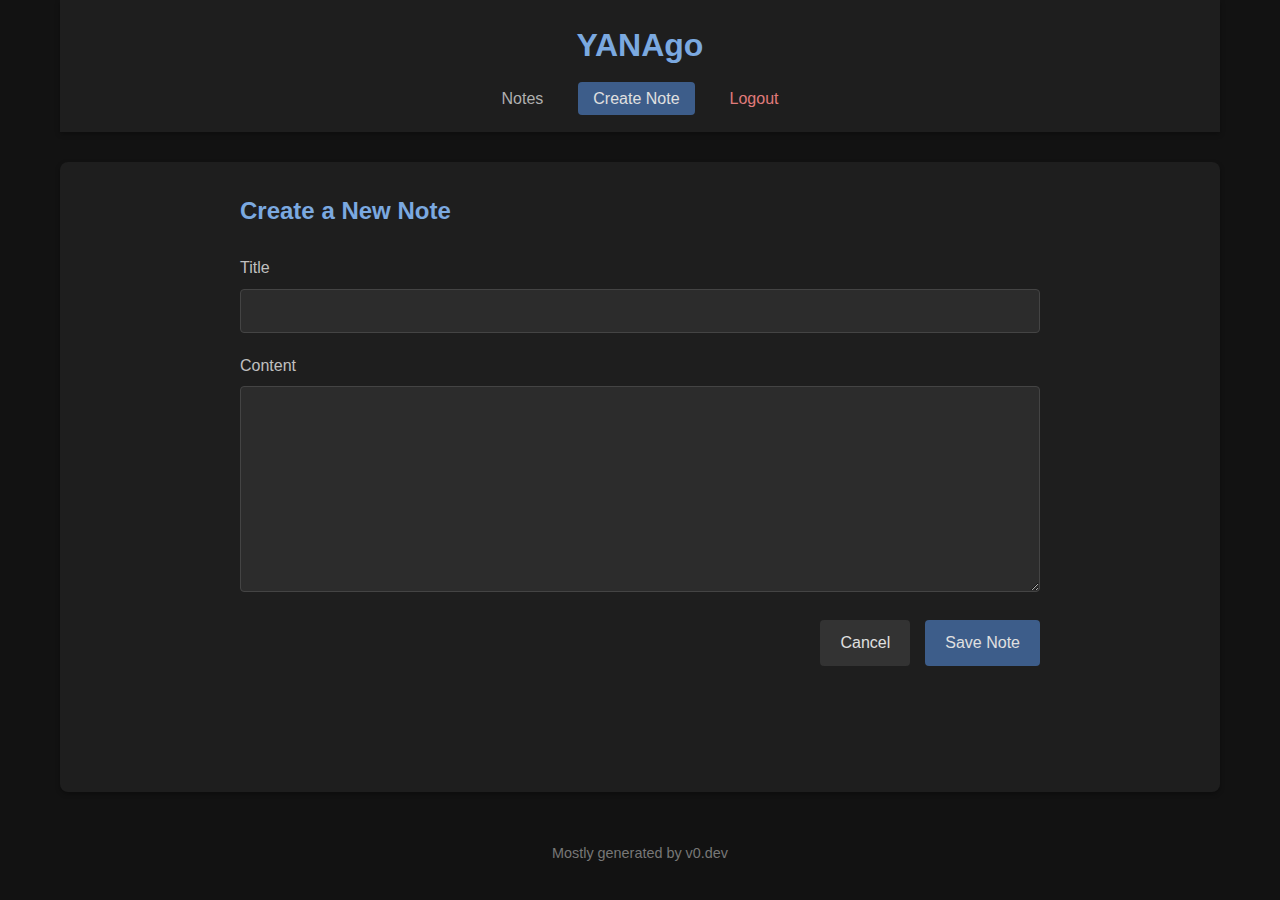
<file: static/create-note.html>
<!DOCTYPE html>
<html lang="en">
<head>
    <meta charset="UTF-8">
    <meta name="viewport" content="width=device-width, initial-scale=1.0">
    <title>YANAgo - Create Note</title>
    <link rel="stylesheet" href="styles.css">
</head>
<body>
    <div class="container">
        <header>
            <h1>YANAgo</h1>
            <nav>
                <ul>
                    <li><a href="/index">Notes</a></li>
                    <li><a href="create-note" class="active">Create Note</a></li>
                    <li><a href="logout" class="logout-link">Logout</a></li>
                </ul>
            </nav>
        </header>
        
        <main>
            <div class="create-note">
                <h2>Create a New Note</h2>
                <form action="create-note" method="post" class="note-form">
                    <div class="form-group">
                        <label for="title">Title</label>
                        <input type="text" id="title" name="title" required>
                    </div>
                    
                    <div class="form-group">
                        <label for="content">Content</label>
                        <textarea id="content" name="content" rows="10" required></textarea>
                    </div>
                    
                    <div class="form-actions">
                        <a href="index" class="btn btn-secondary">Cancel</a>
                        <button type="submit" class="btn">Save Note</button>
                    </div>
                </form>
            </div>
        </main>
        
        <footer>
            <p>Mostly generated by v0.dev</p>
        </footer>
    </div>
</body>
</html>
</file>
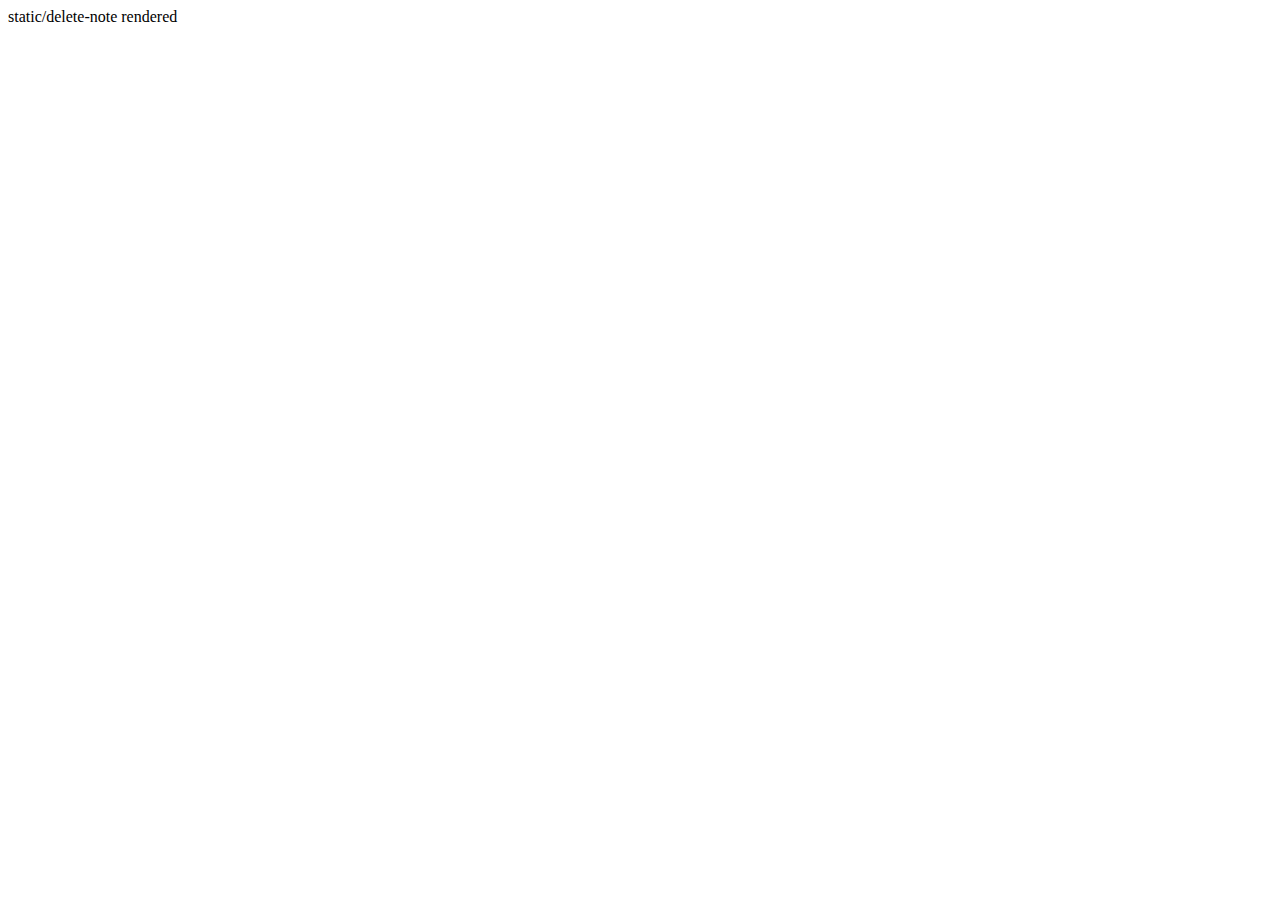
<file: static/delete-note.html>
<!DOCTYPE html>
<html lang="en">
<head>
    <meta charset="UTF-8">
    <meta name="viewport" content="width=device-width, initial-scale=1.0">
    <title>Delete Note</title>
</head>
<body>
    static/delete-note rendered
</body>
</html>
</file>
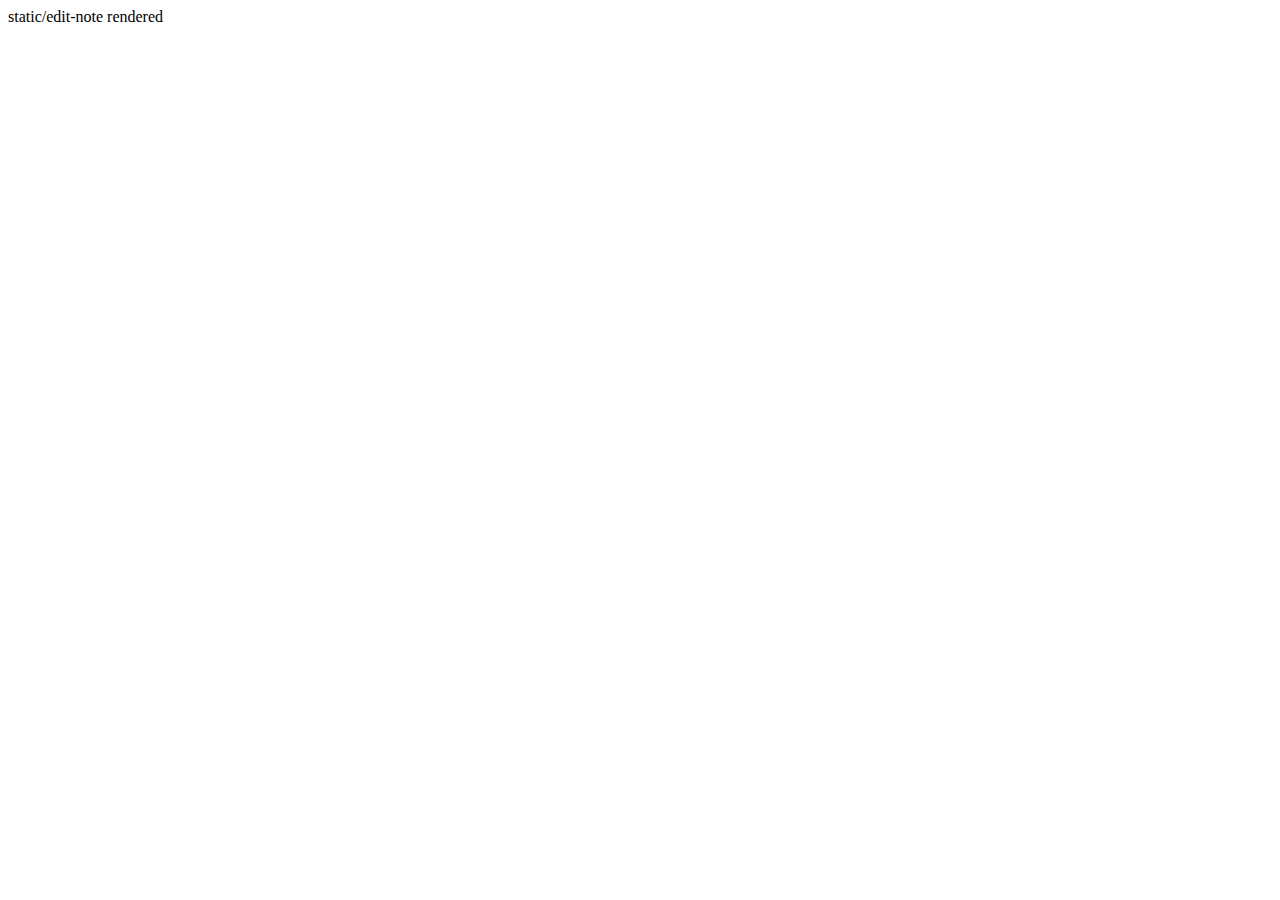
<file: static/edit-note.html>
<!DOCTYPE html>
<html lang="en">
<head>
    <meta charset="UTF-8">
    <meta name="viewport" content="width=device-width, initial-scale=1.0">
    <title>Edit Note</title>
</head>
<body>
    static/edit-note rendered
</body>
</html>
</file>
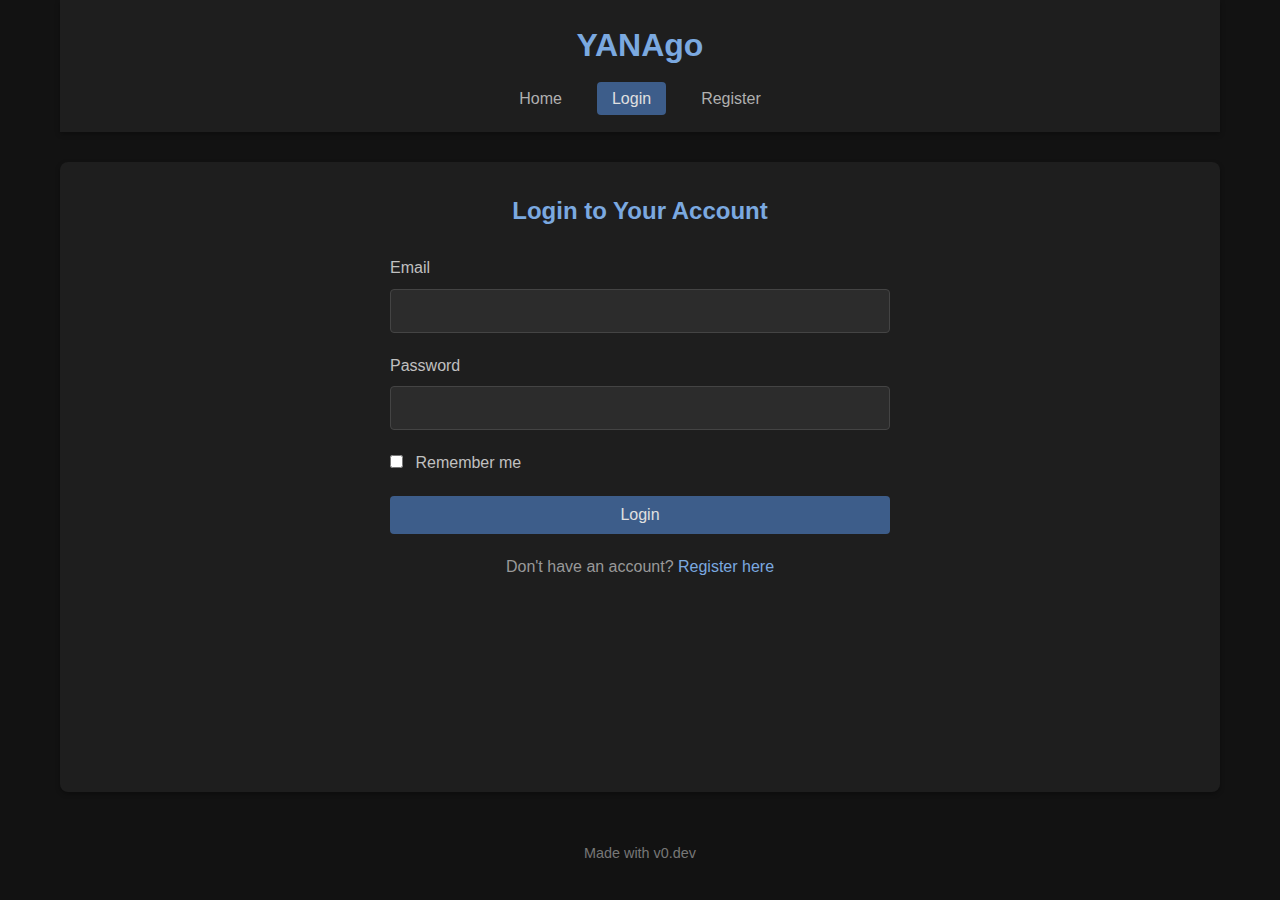
<file: static/login.html>
<!-- https://github.com/flosch/pongo2 is used for templating-->
<!DOCTYPE html>
<html lang="en">
<head>
    <meta charset="UTF-8">
    <meta name="viewport" content="width=device-width, initial-scale=1.0">
    <title>YANAgo - Login</title>
    <link rel="stylesheet" href="styles.css">
</head>
<body>
    <div class="container">
        <header>
            <h1>YANAgo</h1>
            <nav>
                <ul>
                    <li><a href="welcome">Home</a></li>
                    <li><a href="login" class="active">Login</a></li>
                    <li><a href="register">Register</a></li>
                </ul>
            </nav>
        </header>
        
        <main>
            <div class="auth-container">
                <h2>Login to Your Account</h2>
                <form action="/login" method="post" class="auth-form">
                    <div class="form-group">
                        <label for="email">Email</label>
                        <input type="email" id="email" name="email" required>
                    </div>
                    
                    <div class="form-group">
                        <label for="password">Password</label>
                        <input type="password" id="password" name="password" required>
                    </div>
                    
                    <div class="form-group">
                        <input type="checkbox" id="remember" name="remember">
                        <label for="remember" class="checkbox-label">Remember me</label>
                    </div>
                    
                    <button type="submit" class="btn btn-full">Login</button>
                </form>
                
                <p class="auth-footer">
                    Don't have an account? <a href="register">Register here</a>
                </p>
            </div>
        </main>
        
        <footer>
            <p>Made with v0.dev</p>
        </footer>
    </div>
</body>
</html>
</file>
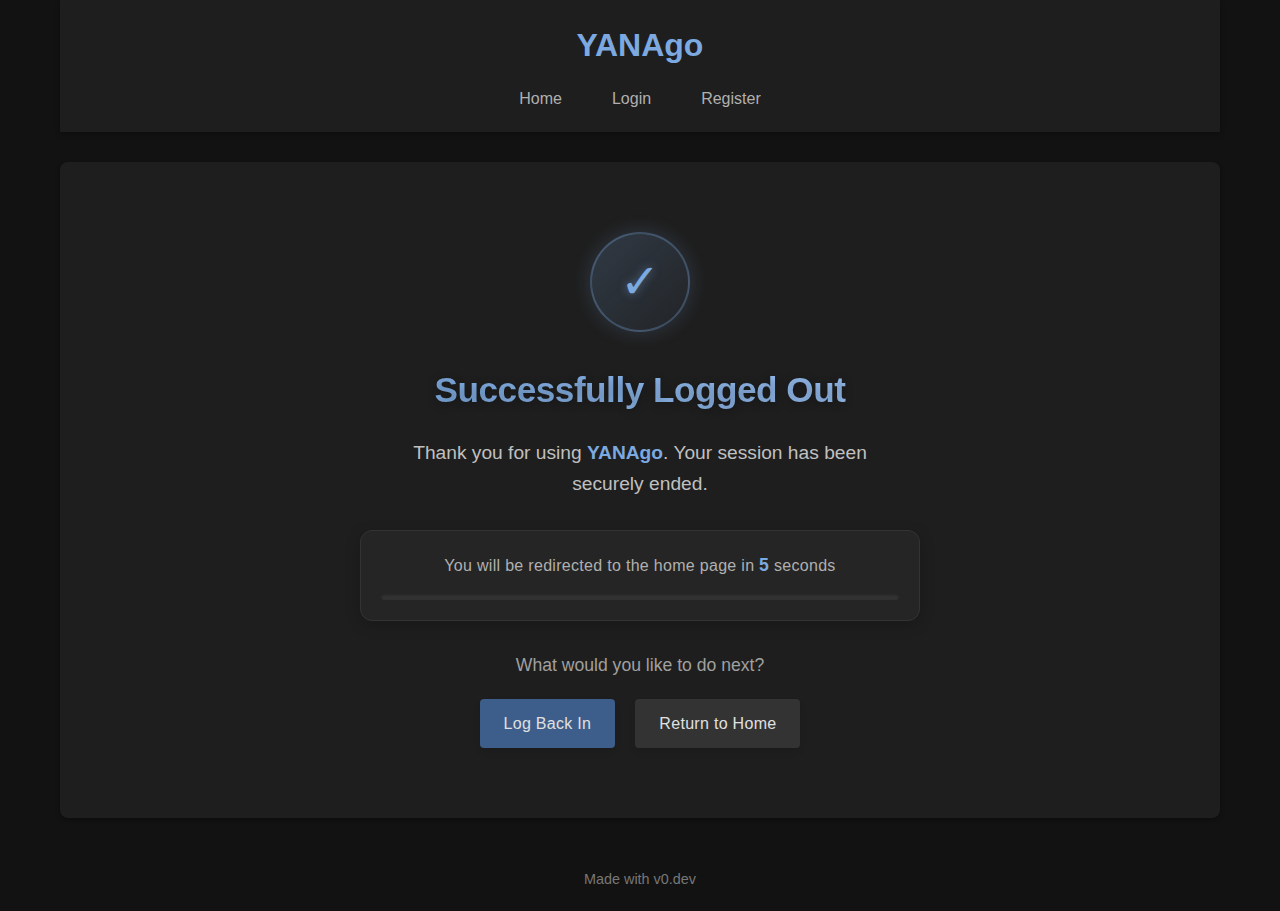
<file: static/logout.html>
<!DOCTYPE html>
<html lang="en">
<head>
    <meta charset="UTF-8">
    <meta name="viewport" content="width=device-width, initial-scale=1.0">
    <title>NoteTaker - Logged Out</title>
    <link rel="stylesheet" href="styles.css">
    <!-- Auto-redirect to welcome page after 5 seconds -->
    <meta http-equiv="refresh" content="5;url=welcome">
</head>
<body>
    <div class="container">
        <header>
            <h1>YANAgo</h1>
            <nav>
                <ul>
                    <li><a href="welcome">Home</a></li>
                    <li><a href="login">Login</a></li>
                    <li><a href="register">Register</a></li>
                </ul>
            </nav>
        </header>
        
        <main>
            <div class="logout-container">
                <div class="logout-icon">✓</div>
                <h2 class="logout-title">Successfully Logged Out</h2>
                <p class="logout-message">Thank you for using <span class="app-name">YANAgo</span>. Your session has been securely ended.</p>
                
                <div class="redirect-message">
                    <p>You will be redirected to the home page in <span class="countdown">5</span> seconds</p>
                    <div class="progress-bar">
                        <div class="progress-fill"></div>
                    </div>
                </div>
                
                <p class="return-options">What would you like to do next?</p>
                
                <div class="logout-actions">
                    <a href="login" class="btn">Log Back In</a>
                    <a href="welcome" class="btn btn-secondary">Return to Home</a>
                </div>
            </div>
        </main>
        
        <footer>
            <p>Made with v0.dev</p>
        </footer>
    </div>
</body>
</html>
</file>
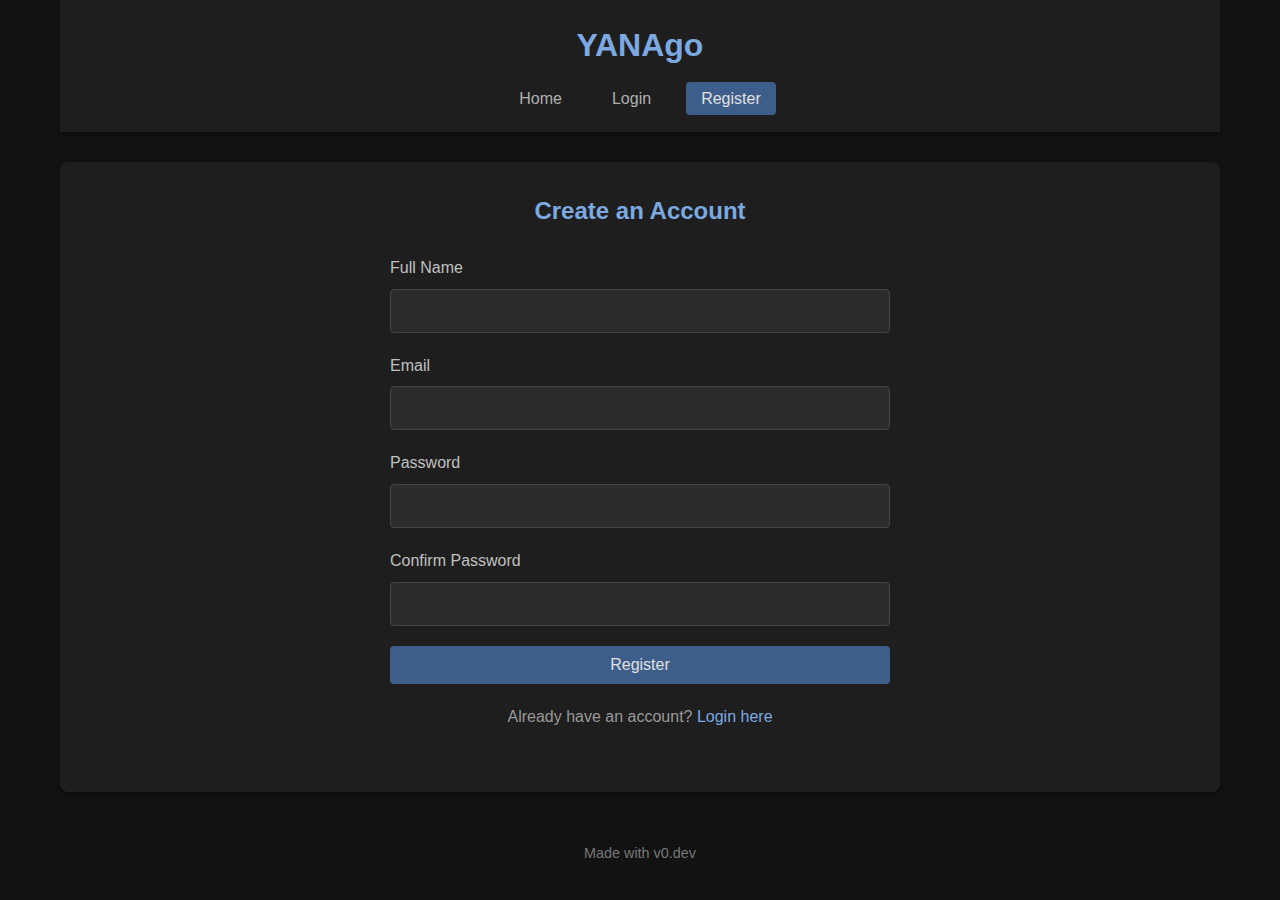
<file: static/register.html>
<!DOCTYPE html>
<html lang="en">
<head>
    <meta charset="UTF-8">
    <meta name="viewport" content="width=device-width, initial-scale=1.0">
    <title>YANAgo - Register</title>
    <link rel="stylesheet" href="styles.css">
</head>
<body>
    <div class="container">
        <header>
            <h1>YANAgo</h1>
            <nav>
                <ul>
                    <li><a href="welcome">Home</a></li>
                    <li><a href="login">Login</a></li>
                    <li><a href="register" class="active">Register</a></li>
                </ul>
            </nav>
        </header>
        
        <main>
            <div class="auth-container">
                <h2>Create an Account</h2>
                <form action="register" method="post" class="auth-form">
                    <div class="form-group">
                        <label for="name">Full Name</label>
                        <input type="text" id="name" name="name" required>
                    </div>
                    
                    <div class="form-group">
                        <label for="email">Email</label>
                        <input type="email" id="email" name="email" required>
                    </div>
                    
                    <div class="form-group">
                        <label for="password">Password</label>
                        <input type="password" id="password" name="password" required>
                    </div>
                    
                    <div class="form-group">
                        <label for="confirm-password">Confirm Password</label>
                        <input type="password" id="confirm-password" name="confirm-password" required>
                    </div>
                    
                    <button type="submit" class="btn btn-full">Register</button>
                </form>
                
                <p class="auth-footer">
                    Already have an account? <a href="login.html">Login here</a>
                </p>
            </div>
        </main>
        
        <footer>
            <p>Made with v0.dev</p>
        </footer>
    </div>
</body>
</html>
</file>
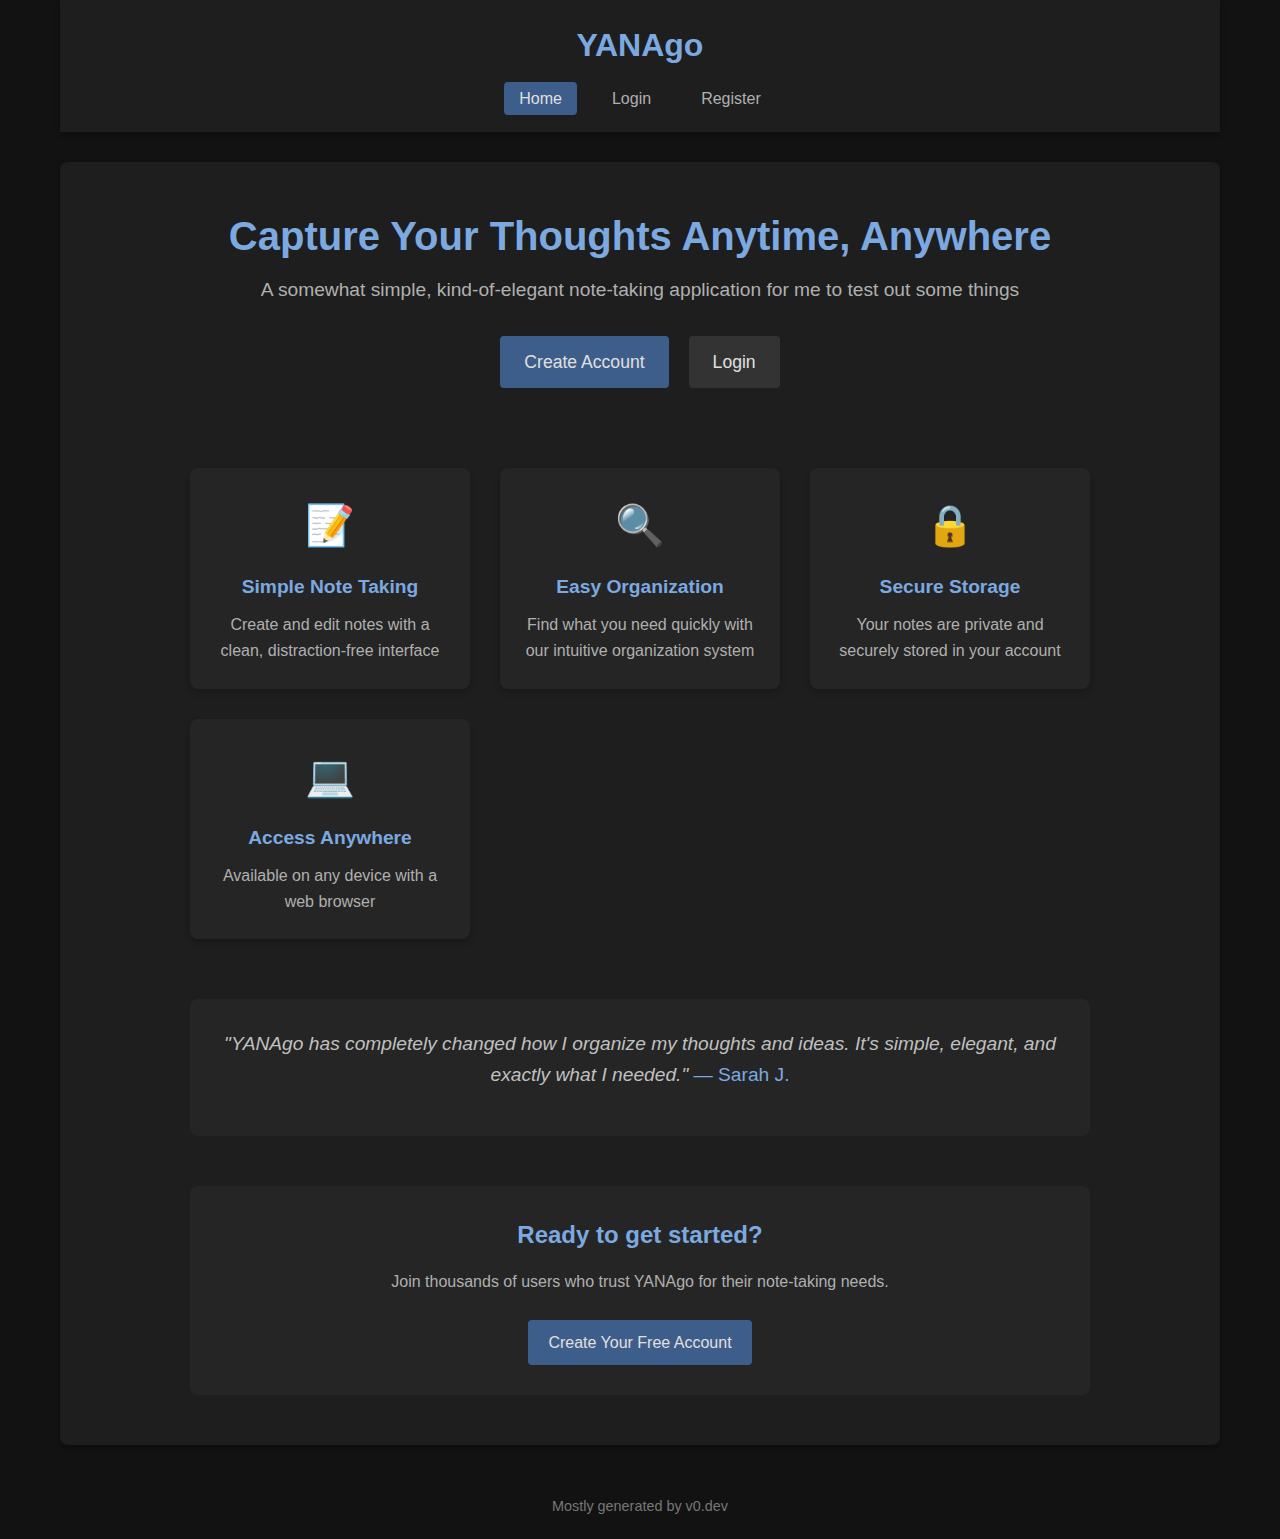
<file: static/welcome.html>
<!DOCTYPE html>
<html lang="en">
<head>
    <meta charset="UTF-8">
    <meta name="viewport" content="width=device-width, initial-scale=1.0">
    <title>Welcome to YANAgo</title>
    <link rel="stylesheet" href="styles.css">
</head>
<body>
    <div class="container">
        <header>
            <h1>YANAgo</h1>
            <nav>
                <ul>
                    <li><a href="welcome" class="active">Home</a></li>
                    <li><a href="login">Login</a></li>
                    <li><a href="register">Register</a></li>
                </ul>
            </nav>
        </header>
        
        <main>
            <div class="welcome-container">
                <div class="welcome-hero">
                    <h2>Capture Your Thoughts Anytime, Anywhere</h2>
                    <p class="welcome-subtitle">A somewhat simple, kind-of-elegant note-taking application for me to test out some things</p>
                    
                    <div class="welcome-actions">
                        <a href="register" class="btn btn-large">Create Account</a>
                        <a href="login" class="btn btn-large btn-secondary">Login</a>
                    </div>
                </div>
                
                <div class="features-grid">
                    <div class="feature-card">
                        <div class="feature-icon">📝</div>
                        <h3>Simple Note Taking</h3>
                        <p>Create and edit notes with a clean, distraction-free interface</p>
                    </div>
                    
                    <div class="feature-card">
                        <div class="feature-icon">🔍</div>
                        <h3>Easy Organization</h3>
                        <p>Find what you need quickly with our intuitive organization system</p>
                    </div>
                    
                    <div class="feature-card">
                        <div class="feature-icon">🔒</div>
                        <h3>Secure Storage</h3>
                        <p>Your notes are private and securely stored in your account</p>
                    </div>
                    
                    <div class="feature-card">
                        <div class="feature-icon">💻</div>
                        <h3>Access Anywhere</h3>
                        <p>Available on any device with a web browser</p>
                    </div>
                </div>
                
                <div class="testimonial-section">
                    <blockquote>
                        "YANAgo has completely changed how I organize my thoughts and ideas. It's simple, elegant, and exactly what I needed."
                        <cite>— Sarah J.</cite>
                    </blockquote>
                </div>
                
                <div class="cta-container">
                    <h3>Ready to get started?</h3>
                    <p>Join thousands of users who trust YANAgo for their note-taking needs.</p>
                    <a href="register" class="btn">Create Your Free Account</a>
                </div>
            </div>
        </main>
        
        <footer>
            <p>Mostly generated by v0.dev</p>
        </footer>
    </div>
</body>
</html>
</file>
<file: static/styles.css>
/* Base Styles - Dark Mode */
* {
    margin: 0;
    padding: 0;
    box-sizing: border-box;
}

body {
    font-family: 'Segoe UI', Tahoma, Geneva, Verdana, sans-serif;
    line-height: 1.6;
    color: #e0e0e0;
    background-color: #121212;
}

.container {
    max-width: 1200px;
    margin: 0 auto;
    padding: 0 20px;
}

a {
    text-decoration: none;
    color: #7ba9e0;
}

a:hover {
    text-decoration: underline;
    color: #9cc3f5;
}

/* Header Styles */
header {
    background-color: #1e1e1e;
    box-shadow: 0 2px 5px rgba(0, 0, 0, 0.3);
    padding: 20px 0;
    margin-bottom: 30px;
}

header h1 {
    color: #7ba9e0;
    margin-bottom: 15px;
    text-align: center;
}

nav ul {
    display: flex;
    justify-content: center;
    list-style: none;
    gap: 20px;
}

nav a {
    padding: 8px 15px;
    border-radius: 4px;
    color: #b0b0b0;
    font-weight: 500;
}

nav a:hover {
    background-color: #2c2c2c;
    text-decoration: none;
}

nav a.active {
    background-color: #3d5d8a;
    color: #e0e0e0;
}

/* Logout link styling */
.logout-link {
    color: #e07b7b; /* Reddish color to distinguish it */
}

.logout-link:hover {
    background-color: rgba(224, 123, 123, 0.1);
    color: #f09e9e;
}

/* Main Content Styles */
main {
    background-color: #1e1e1e;
    border-radius: 8px;
    box-shadow: 0 2px 5px rgba(0, 0, 0, 0.3);
    padding: 30px;
    margin-bottom: 30px;
    min-height: 70vh;
}

/* Notes List Page */
.notes-header {
    display: flex;
    justify-content: space-between;
    align-items: center;
    margin-bottom: 25px;
}

.notes-grid {
    display: grid;
    grid-template-columns: repeat(auto-fill, minmax(280px, 1fr));
    gap: 20px;
}

.note-card {
    border: 1px solid #333;
    border-radius: 8px;
    padding: 20px;
    background-color: #252525;
    box-shadow: 0 2px 4px rgba(0, 0, 0, 0.2);
    transition: transform 0.2s, box-shadow 0.2s;
}

.note-card:hover {
    transform: translateY(-5px);
    box-shadow: 0 5px 15px rgba(0, 0, 0, 0.4);
}

.note-card h3 {
    color: #7ba9e0;
    margin-bottom: 10px;
    font-size: 1.2rem;
}

.note-card p {
    color: #b0b0b0;
    margin-bottom: 15px;
    line-height: 1.5;
}

.note-footer {
    display: flex;
    justify-content: space-between;
    color: #777;
    font-size: 0.85rem;
    border-top: 1px solid #333;
    padding-top: 10px;
}

/* Create Note Page */
.create-note {
    max-width: 800px;
    margin: 0 auto;
}

.create-note h2 {
    margin-bottom: 25px;
    color: #7ba9e0;
}

.note-form .form-group {
    margin-bottom: 20px;
}

.note-form label {
    display: block;
    margin-bottom: 8px;
    font-weight: 500;
    color: #c0c0c0;
}

.note-form input,
.note-form textarea {
    width: 100%;
    padding: 12px;
    border: 1px solid #444;
    border-radius: 4px;
    font-family: inherit;
    font-size: 1rem;
    background-color: #2c2c2c;
    color: #e0e0e0;
}

.note-form textarea {
    resize: vertical;
}

.form-actions {
    display: flex;
    justify-content: flex-end;
    gap: 15px;
    margin-top: 20px;
}

/* Auth Pages (Login/Register) */
.auth-container {
    max-width: 500px;
    margin: 0 auto;
}

.auth-container h2 {
    margin-bottom: 25px;
    color: #7ba9e0;
    text-align: center;
}

.auth-form .form-group {
    margin-bottom: 20px;
}

.auth-form label {
    display: block;
    margin-bottom: 8px;
    font-weight: 500;
    color: #c0c0c0;
}

.auth-form input[type="text"],
.auth-form input[type="email"],
.auth-form input[type="password"] {
    width: 100%;
    padding: 12px;
    border: 1px solid #444;
    border-radius: 4px;
    font-size: 1rem;
    background-color: #2c2c2c;
    color: #e0e0e0;
}

.auth-form input[type="checkbox"] {
    accent-color: #3d5d8a;
}

.auth-form .checkbox-label {
    display: inline;
    margin-left: 8px;
}

.auth-footer {
    text-align: center;
    margin-top: 20px;
    color: #999;
}

/* Buttons */
.btn {
    display: inline-block;
    background-color: #3d5d8a;
    color: #e0e0e0;
    padding: 10px 20px;
    border: none;
    border-radius: 4px;
    cursor: pointer;
    font-size: 1rem;
    font-weight: 500;
    transition: background-color 0.2s;
}

.btn:hover {
    background-color: #4a6fa5;
    text-decoration: none;
}

.btn-secondary {
    background-color: #333;
    color: #e0e0e0;
}

.btn-secondary:hover {
    background-color: #444;
}

.btn-full {
    width: 100%;
    text-align: center;
}

.btn-large {
    padding: 12px 24px;
    font-size: 1.1rem;
}

/* Footer Styles */
footer {
    text-align: center;
    color: #777;
    padding: 20px 0;
    font-size: 0.9rem;
}

/* Welcome Page Styles */
.welcome-container {
    max-width: 900px;
    margin: 0 auto;
}

.welcome-hero {
    text-align: center;
    margin-bottom: 60px;
    padding: 20px;
}

.welcome-hero h2 {
    font-size: 2.5rem;
    margin-bottom: 15px;
    color: #7ba9e0;
    line-height: 1.2;
}

.welcome-subtitle {
    font-size: 1.2rem;
    color: #b0b0b0;
    margin-bottom: 30px;
}

.welcome-actions {
    display: flex;
    justify-content: center;
    gap: 20px;
    margin-top: 30px;
}

.features-grid {
    display: grid;
    grid-template-columns: repeat(auto-fit, minmax(220px, 1fr));
    gap: 30px;
    margin-bottom: 60px;
}

.feature-card {
    background-color: #252525;
    border-radius: 8px;
    padding: 25px;
    text-align: center;
    box-shadow: 0 4px 6px rgba(0, 0, 0, 0.2);
    transition: transform 0.3s;
}

.feature-card:hover {
    transform: translateY(-10px);
}

.feature-icon {
    font-size: 2.5rem;
    margin-bottom: 15px;
}

.feature-card h3 {
    color: #7ba9e0;
    margin-bottom: 10px;
    font-size: 1.2rem;
}

.feature-card p {
    color: #b0b0b0;
}

.testimonial-section {
    background-color: #252525;
    border-radius: 8px;
    padding: 30px;
    margin: 40px 0;
    text-align: center;
}

.testimonial-section blockquote {
    font-size: 1.2rem;
    font-style: italic;
    color: #c0c0c0;
    margin-bottom: 15px;
}

.testimonial-section cite {
    color: #7ba9e0;
    font-style: normal;
    font-weight: 500;
}

.cta-container {
    text-align: center;
    margin: 50px 0 20px;
    padding: 30px;
    background-color: #252525;
    border-radius: 8px;
}

.cta-container h3 {
    color: #7ba9e0;
    font-size: 1.5rem;
    margin-bottom: 15px;
}

.cta-container p {
    margin-bottom: 25px;
    color: #b0b0b0;
}

/* Logout page styles */
.logout-container {
    max-width: 600px;
    margin: 0 auto;
    text-align: center;
    padding: 40px 20px;
}

.logout-icon {
    font-size: 3rem;
    color: #7ba9e0;
    background: linear-gradient(135deg, rgba(123, 169, 224, 0.2), rgba(123, 169, 224, 0.05));
    width: 100px;
    height: 100px;
    line-height: 100px;
    border-radius: 50%;
    margin: 0 auto 30px;
    box-shadow: 0 0 20px rgba(123, 169, 224, 0.2);
    text-shadow: 0 0 10px rgba(123, 169, 224, 0.5);
    border: 2px solid rgba(123, 169, 224, 0.3);
    display: flex;
    align-items: center;
    justify-content: center;
}

.logout-title {
    color: #7ba9e0;
    margin-bottom: 20px;
    font-size: 2.2rem;
    font-weight: 600;
    letter-spacing: -0.5px;
    text-shadow: 0 2px 10px rgba(0, 0, 0, 0.3);
    background: linear-gradient(to right, #7ba9e0, #9cc3f5);
    -webkit-background-clip: text;
    -webkit-text-fill-color: transparent;
    background-clip: text;
    /* text-fill-color: transparent; */
}

.logout-message {
    color: #c0c0c0;
    margin-bottom: 30px;
    font-size: 1.2rem;
    line-height: 1.6;
    max-width: 480px;
    margin-left: auto;
    margin-right: auto;
}

.app-name {
    font-weight: 600;
    color: #7ba9e0;
}

.redirect-message {
    background-color: #252525;
    padding: 20px;
    border-radius: 12px;
    margin: 30px 0;
    box-shadow: 0 4px 15px rgba(0, 0, 0, 0.2);
    border: 1px solid #333;
}

.redirect-message p {
    margin-bottom: 15px;
    font-size: 1rem;
    color: #b0b0b0;
    letter-spacing: 0.3px;
}

.countdown {
    font-weight: 600;
    color: #7ba9e0;
    font-size: 1.1rem;
}

.progress-bar {
    height: 6px;
    background-color: #333;
    border-radius: 3px;
    overflow: hidden;
    position: relative;
    box-shadow: inset 0 1px 3px rgba(0, 0, 0, 0.3);
}

.progress-fill {
    position: absolute;
    top: 0;
    left: 0;
    height: 100%;
    background: linear-gradient(to right, #5d8bc7, #7ba9e0);
    width: 0;
    border-radius: 3px;
    animation: progress 5s linear forwards;
    box-shadow: 0 0 8px rgba(123, 169, 224, 0.5);
}

@keyframes progress {
    0% { width: 0; }
    100% { width: 100%; }
}

.return-options {
    color: #a0a0a0;
    margin: 25px 0 15px;
    font-size: 1.1rem;
    font-weight: 500;
}

.logout-actions {
    display: flex;
    justify-content: center;
    gap: 20px;
    margin-top: 20px;
}

.logout-actions .btn {
    padding: 12px 24px;
    font-weight: 500;
    letter-spacing: 0.3px;
    transition: all 0.3s ease;
    box-shadow: 0 4px 6px rgba(0, 0, 0, 0.1);
}

.logout-actions .btn:hover {
    transform: translateY(-2px);
    box-shadow: 0 6px 10px rgba(0, 0, 0, 0.2);
}

/* Focus states for better accessibility in dark mode */
input:focus, 
textarea:focus, 
button:focus,
a:focus {
    outline: 2px solid #7ba9e0;
    outline-offset: 2px;
}

/* Responsive Styles */
@media (max-width: 768px) {
    .notes-grid,
    .features-grid {
        grid-template-columns: 1fr;
    }
    
    .notes-header,
    .welcome-actions {
        flex-direction: column;
        align-items: center;
        gap: 15px;
    }
    
    nav ul {
        flex-wrap: wrap;
    }
    
    .form-actions {
        flex-direction: column;
    }
    
    .btn {
        width: 100%;
        text-align: center;
    }
    
    .welcome-hero h2 {
        font-size: 2rem;
    }
}

@media (max-width: 500px) {
    .logout-title {
        font-size: 1.8rem;
    }
    
    .logout-message {
        font-size: 1.1rem;
    }
    
    .logout-actions {
        flex-direction: column;
        align-items: center;
    }
    
    .logout-actions .btn {
        width: 100%;
    }
}

/* Empty notes state */
.empty-notes-container {
    text-align: center;
    padding: 60px 20px;
    max-width: 500px;
    margin: 0 auto;
}

.empty-notes-icon {
    font-size: 4rem;
    margin-bottom: 20px;
    opacity: 0.7;
}

.empty-notes-title {
    color: #7ba9e0;
    font-size: 1.5rem;
    margin-bottom: 15px;
    font-weight: 600;
}

.empty-notes-message {
    color: #b0b0b0;
    font-size: 1.1rem;
    margin-bottom: 25px;
    line-height: 1.5;
}

.empty-notes-btn {
    margin-bottom: 20px;
    padding: 12px 24px;
    font-size: 1.1rem;
}

@media (max-width: 500px) {
    .empty-notes-container {
        padding: 40px 15px;
    }
    
    .empty-notes-icon {
        font-size: 3rem;
    }
    
    .empty-notes-title {
        font-size: 1.3rem;
    }
    
    .empty-notes-message {
        font-size: 1rem;
    }
}
</file>
